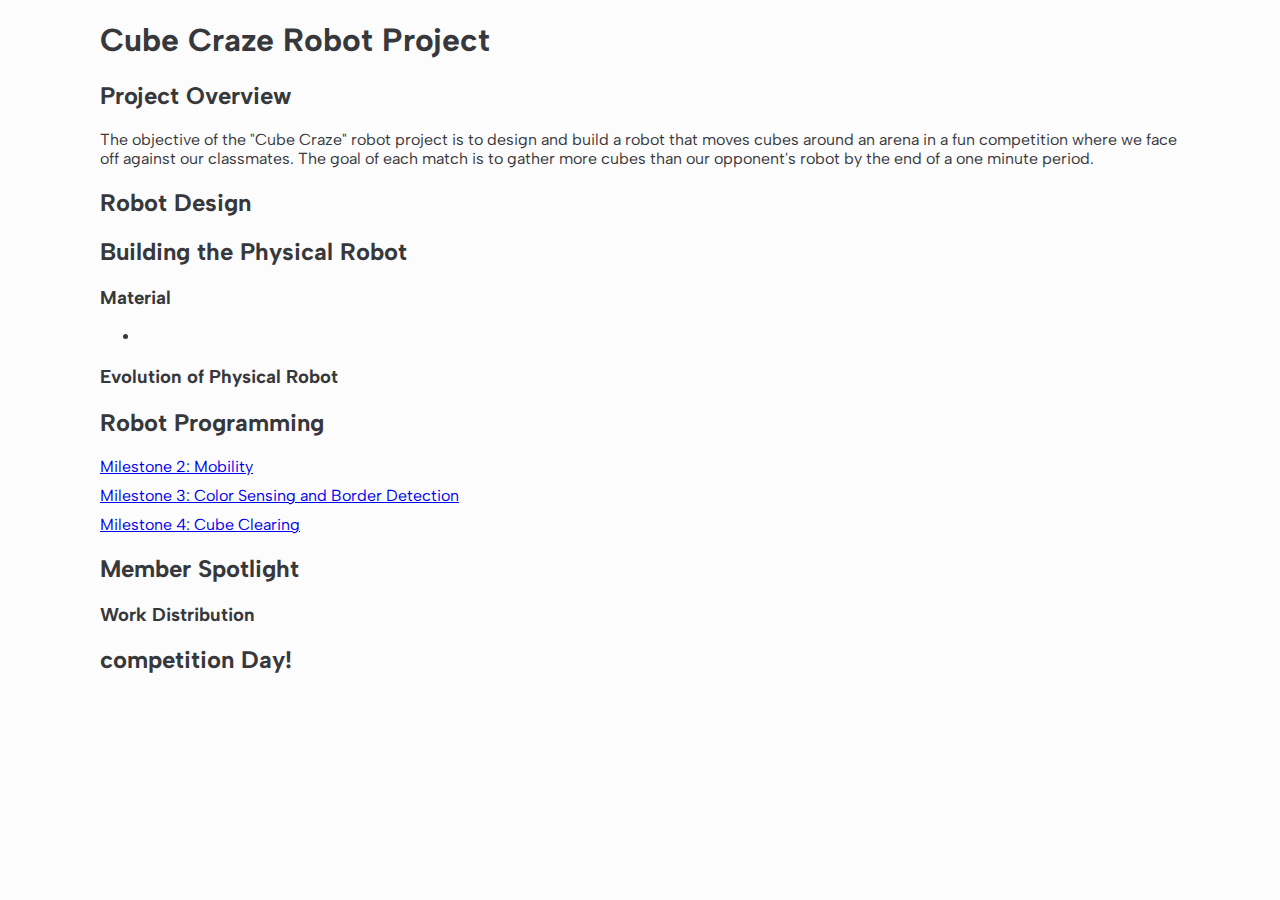
<file: index.html>
<!DOCTYPE html>
<html lang="en">
<head>
    <meta charset="UTF-8">
    <meta name="viewport" content="width=device-width, initial-scale=1.0">
    <link rel = "stylesheet" href = "style.css">
    <link rel="preconnect" href="https://fonts.googleapis.com">
    <link rel="preconnect" href="https://fonts.gstatic.com" crossorigin>
    <link href="https://fonts.googleapis.com/css2?family=Albert+Sans:ital,wght@0,100..900;1,100..900&display=swap" rel="stylesheet">
    <title>Cube Craze Robot Project</title>
</head>
<body>
    <h1>Cube Craze Robot Project</h1>
    <h2>Project Overview</h2>
    <p>
        The objective of the "Cube Craze" robot project is to design and build a robot that moves cubes around an arena in a fun competition where we face off against our classmates. 
        The goal of each match is to gather more cubes than our opponent's robot by the end of a one minute period.
    </p>
    <h2>Robot Design</h2>
   
    <h2>Building the Physical Robot</h2>
  
    <h3>Material</h3>
    <ul>
        <li>

        </li>
    </ul>
    <h3>Evolution of Physical Robot</h3>
    <!--JS photo flipbook thing-->

    <h2>Robot Programming</h2>
    <div class = "milestones">
        <a href = "milestone2.html">Milestone 2: Mobility</a>
        <a href = "milestone3.html">Milestone 3: Color Sensing and Border Detection</a>
        <a href = "milestone4.html">Milestone 4: Cube Clearing</a>
   </div>
 
  
    <h2>Member Spotlight</h2>
    <h3>Work Distribution</h3>
    <h2>competition Day!</h2>
</body>
</html>
</file>
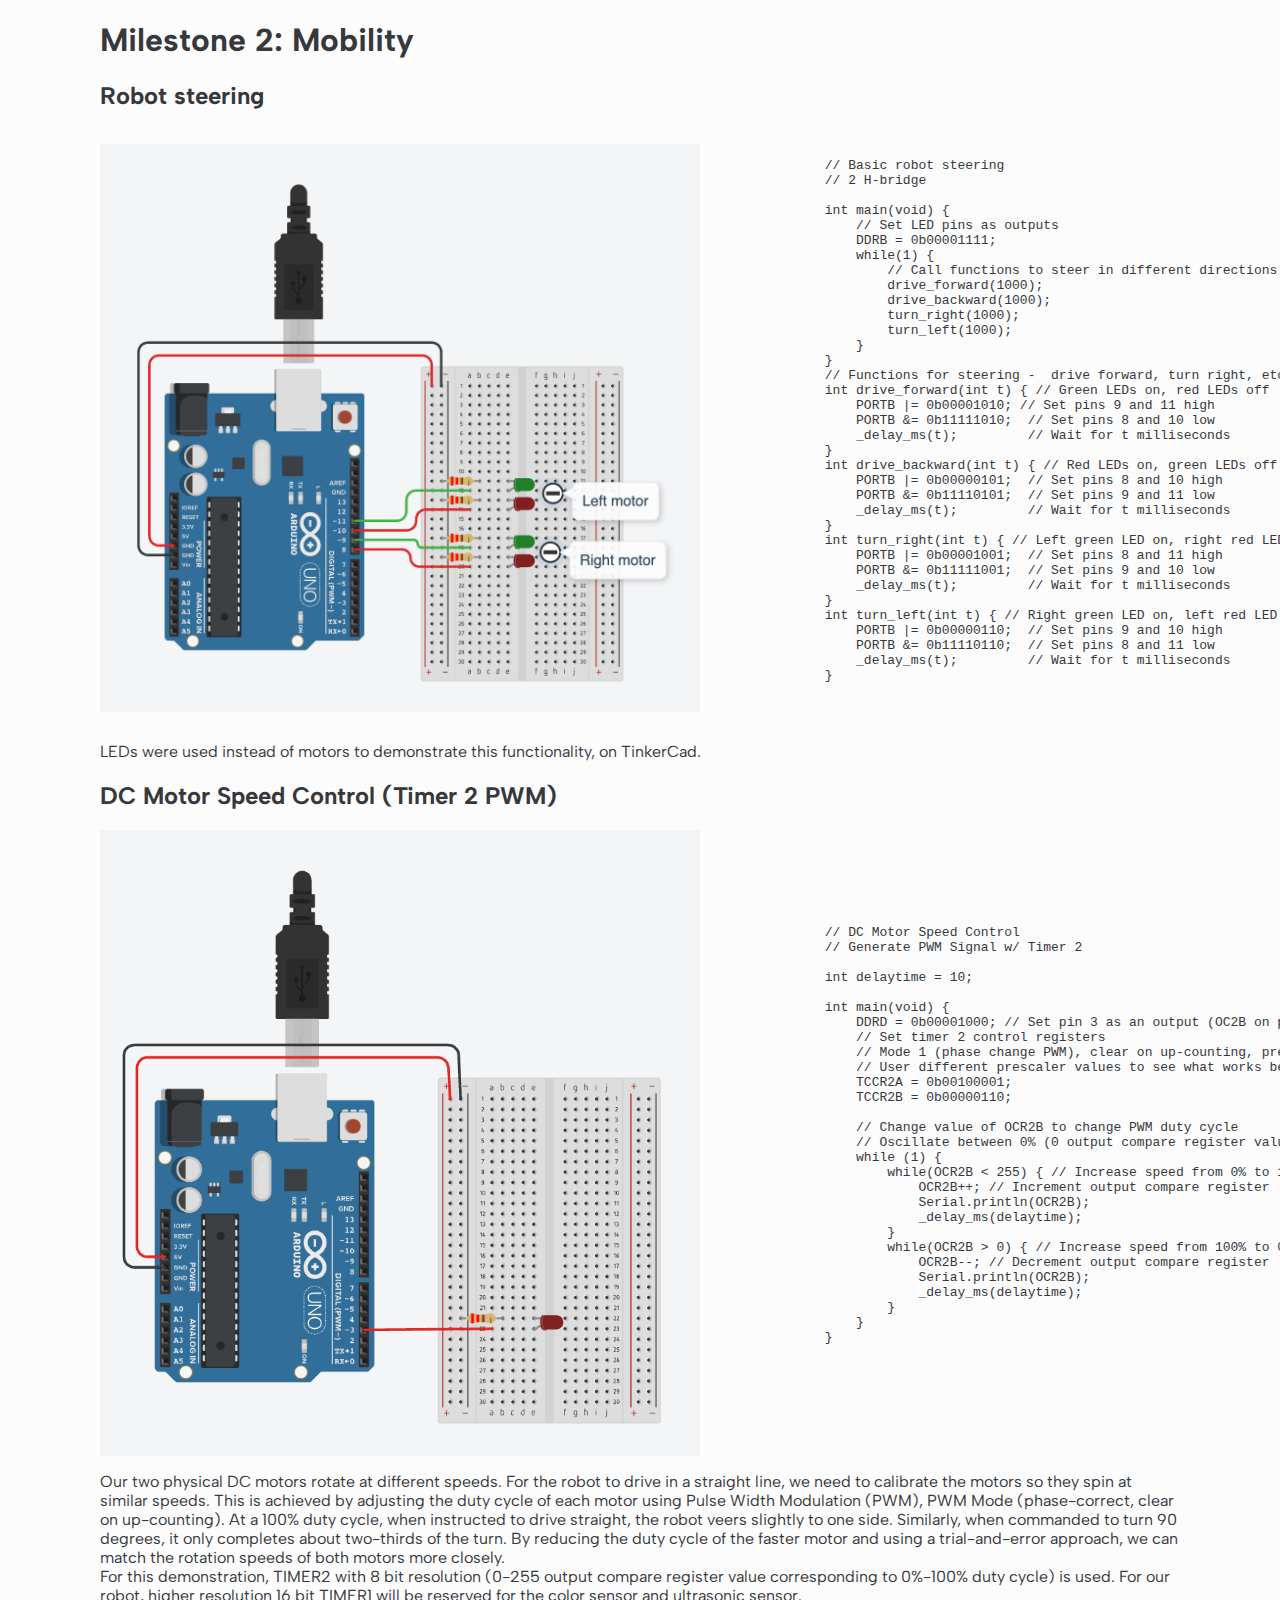
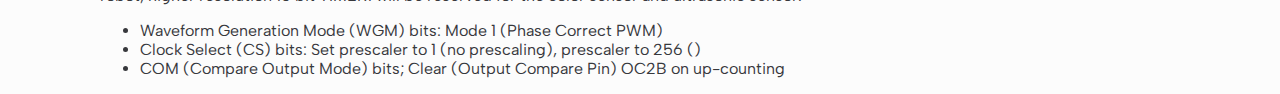
<file: milestone2.html>
<!DOCTYPE html>
<html lang="en">
<head>
    <meta charset="UTF-8">
    <meta name="viewport" content="width=device-width, initial-scale=1.0">
    <link rel = "stylesheet" href = "style.css">
    <link rel="preconnect" href="https://fonts.googleapis.com">
    <link rel="preconnect" href="https://fonts.gstatic.com" crossorigin>
    <link href="https://fonts.googleapis.com/css2?family=Albert+Sans:ital,wght@0,100..900;1,100..900&display=swap" rel="stylesheet">
    <title>Milestone 2: Mobility</title>
</head>
<body>
    <h1>Milestone 2: Mobility</h1>
    <h2>Robot steering</h2>
    <div class = "code-snippet-image">
        <img src = "image/steering-led-tinkercad.png" alt = "Robot steering demonstrated using LEDs" width = "600">
        <pre>
            <code>
                // Basic robot steering
                // 2 H-bridge

                int main(void) {
                    // Set LED pins as outputs
                    DDRB = 0b00001111;
                    while(1) {
                        // Call functions to steer in different directions
                        drive_forward(1000);
                        drive_backward(1000);
                        turn_right(1000);
                        turn_left(1000);
                    }
                }
                // Functions for steering -  drive forward, turn right, etc.
                int drive_forward(int t) { // Green LEDs on, red LEDs off
                    PORTB |= 0b00001010; // Set pins 9 and 11 high 
                    PORTB &= 0b11111010;  // Set pins 8 and 10 low
                    _delay_ms(t);         // Wait for t milliseconds
                }
                int drive_backward(int t) { // Red LEDs on, green LEDs off
                    PORTB |= 0b00000101;  // Set pins 8 and 10 high
                    PORTB &= 0b11110101;  // Set pins 9 and 11 low
                    _delay_ms(t);         // Wait for t milliseconds
                }
                int turn_right(int t) { // Left green LED on, right red LED on
                    PORTB |= 0b00001001;  // Set pins 8 and 11 high
                    PORTB &= 0b11111001;  // Set pins 9 and 10 low
                    _delay_ms(t);         // Wait for t milliseconds
                }
                int turn_left(int t) { // Right green LED on, left red LED on
                    PORTB |= 0b00000110;  // Set pins 9 and 10 high
                    PORTB &= 0b11110110;  // Set pins 8 and 11 low
                    _delay_ms(t);         // Wait for t milliseconds
                }
            </code>
        </pre>
    </div>

    <p>
        LEDs were used instead of motors to demonstrate this functionality, on TinkerCad.
    </p>
    
    
    <h2>DC Motor Speed Control (Timer 2 PWM)</h2>
    <div class = "code-snippet-image">
        <img src = "image/dc-motor-speed-control.png" alt = "DC Motor Speed Control PWM demonstrated using LED" width = "600">
        <pre>
            <code>
                // DC Motor Speed Control
                // Generate PWM Signal w/ Timer 2

                int delaytime = 10;

                int main(void) {
                    DDRD = 0b00001000; // Set pin 3 as an output (OC2B on pinout diagram)
                    // Set timer 2 control registers
                    // Mode 1 (phase change PWM), clear on up-counting, prescaler to 256
                    // User different prescaler values to see what works best with our motor
                    TCCR2A = 0b00100001;
                    TCCR2B = 0b00000110;

                    // Change value of OCR2B to change PWM duty cycle
                    // Oscillate between 0% (0 output compare register value) to 100% (255)
                    while (1) {
                        while(OCR2B < 255) { // Increase speed from 0% to 100&
                            OCR2B++; // Increment output compare register
                            Serial.println(OCR2B);
                            _delay_ms(delaytime);
                        }
                        while(OCR2B > 0) { // Increase speed from 100% to 0&
                            OCR2B--; // Decrement output compare register
                            Serial.println(OCR2B);
                            _delay_ms(delaytime);
                        }
                    }
                }
            </code>
        </pre>
    </div>

    <p>
        Our two physical DC motors rotate at different speeds.
        For the robot to drive in a straight line, we need to calibrate the motors so they spin at similar speeds. 
        This is achieved by adjusting the duty cycle of each motor using Pulse Width Modulation (PWM), PWM Mode (phase-correct, clear on up-counting).
        At a 100% duty cycle, when instructed to drive straight, the robot veers slightly to one side. 
        Similarly, when commanded to turn 90 degrees, it only completes about two-thirds of the turn.
        By reducing the duty cycle of the faster motor and using a trial-and-error approach, we can match the rotation speeds of both motors more closely.
        <br>
        For this demonstration, TIMER2 with 8 bit resolution (0-255 output compare register value corresponding to 0%-100% duty cycle) is used.
        For our robot, higher resolution 16 bit TIMER1 will be reserved for the color sensor and ultrasonic sensor. 
    </p>
    <ul>
        <li>
            Waveform Generation Mode (WGM) bits: Mode 1 (Phase Correct PWM)
        </li>
        <li>
            Clock Select (CS) bits: Set prescaler to 1 (no prescaling), prescaler to 256 ()
        </li>
        <li>
            COM (Compare Output Mode) bits; Clear (Output Compare Pin) OC2B on up-counting
        </li>
    </ul>
    
</body>
</html>
</file>
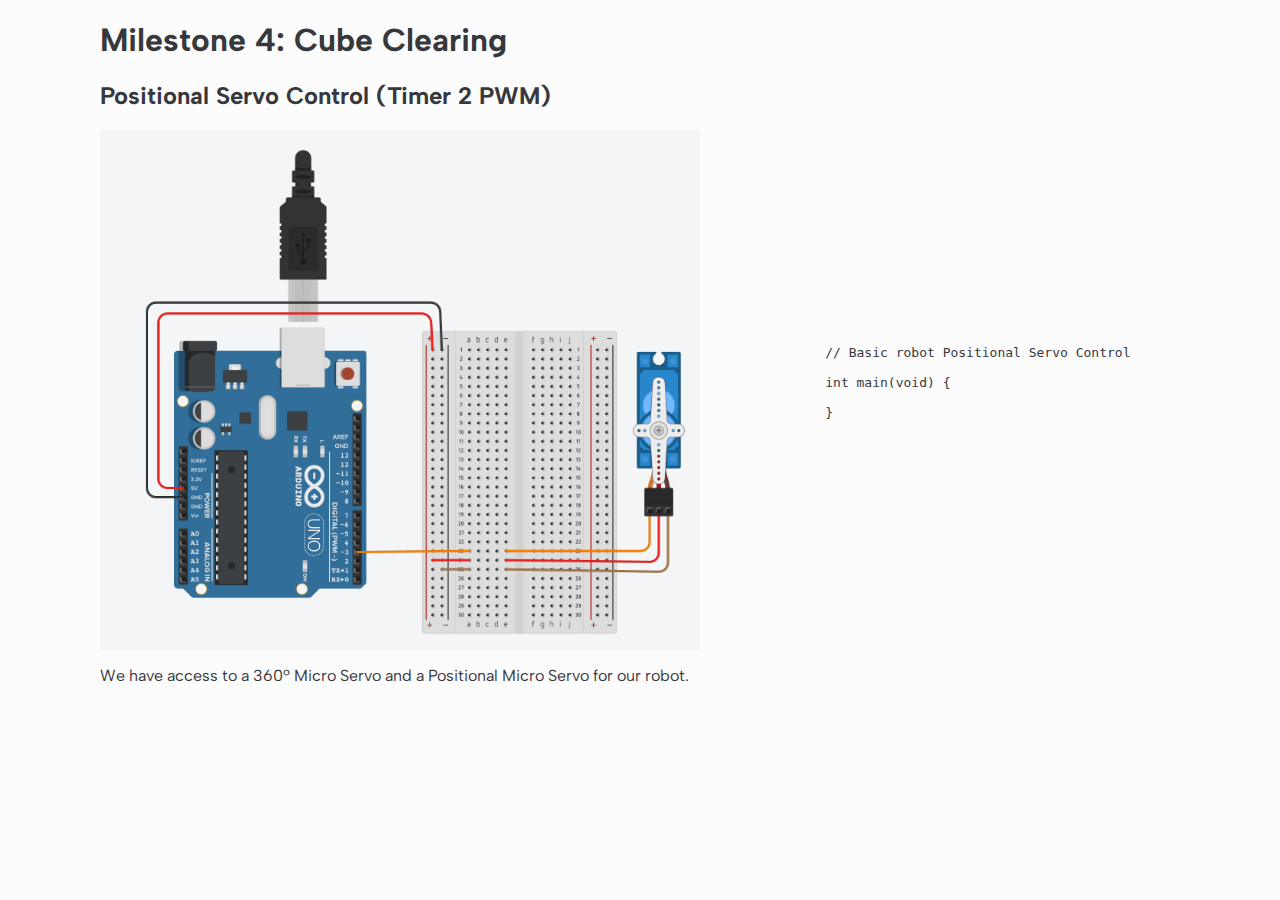
<file: milestone4.html>
<!DOCTYPE html>
<html lang="en">
<head>
    <meta charset="UTF-8">
    <meta name="viewport" content="width=device-width, initial-scale=1.0">
    <link rel = "stylesheet" href = "style.css">
    <link rel="preconnect" href="https://fonts.googleapis.com">
    <link rel="preconnect" href="https://fonts.gstatic.com" crossorigin>
    <link href="https://fonts.googleapis.com/css2?family=Albert+Sans:ital,wght@0,100..900;1,100..900&display=swap" rel="stylesheet">
    <title>Milestone 4: Cube Clearing</title>
</head>
<body>
    <h1>Milestone 4: Cube Clearing</h1>
    <h2>Positional Servo Control (Timer 2 PWM)</h2>
    <div class = "code-snippet-image">
        <img src = "image/positional-servo-tinkercad.png" alt = "Robot positional servo control using LEDs" width = "600">
        <pre>
            <code>
                // Basic robot Positional Servo Control

                int main(void) {
                    
                }
            </code>
        </pre>
    </div>

    <p>We have access to a 360º Micro Servo and a Positional Micro Servo for our robot.<p>
    
    
</body>
</html>
</file>
<file: style.css>
body {
    font-family: "Albert Sans", sans-serif;
    color: #37383C;
    background-color: #fcfcfc;
    /* color: #84B5C5; */
    text-align: left;
    margin-left: 100px;
    margin-right: 100px;

}

.milestones {
    display: flex;
    flex-direction: column;
    gap: 10px;
}



.code-snippet-image {
    display: flex;
    align-items: center;
}
</file>
